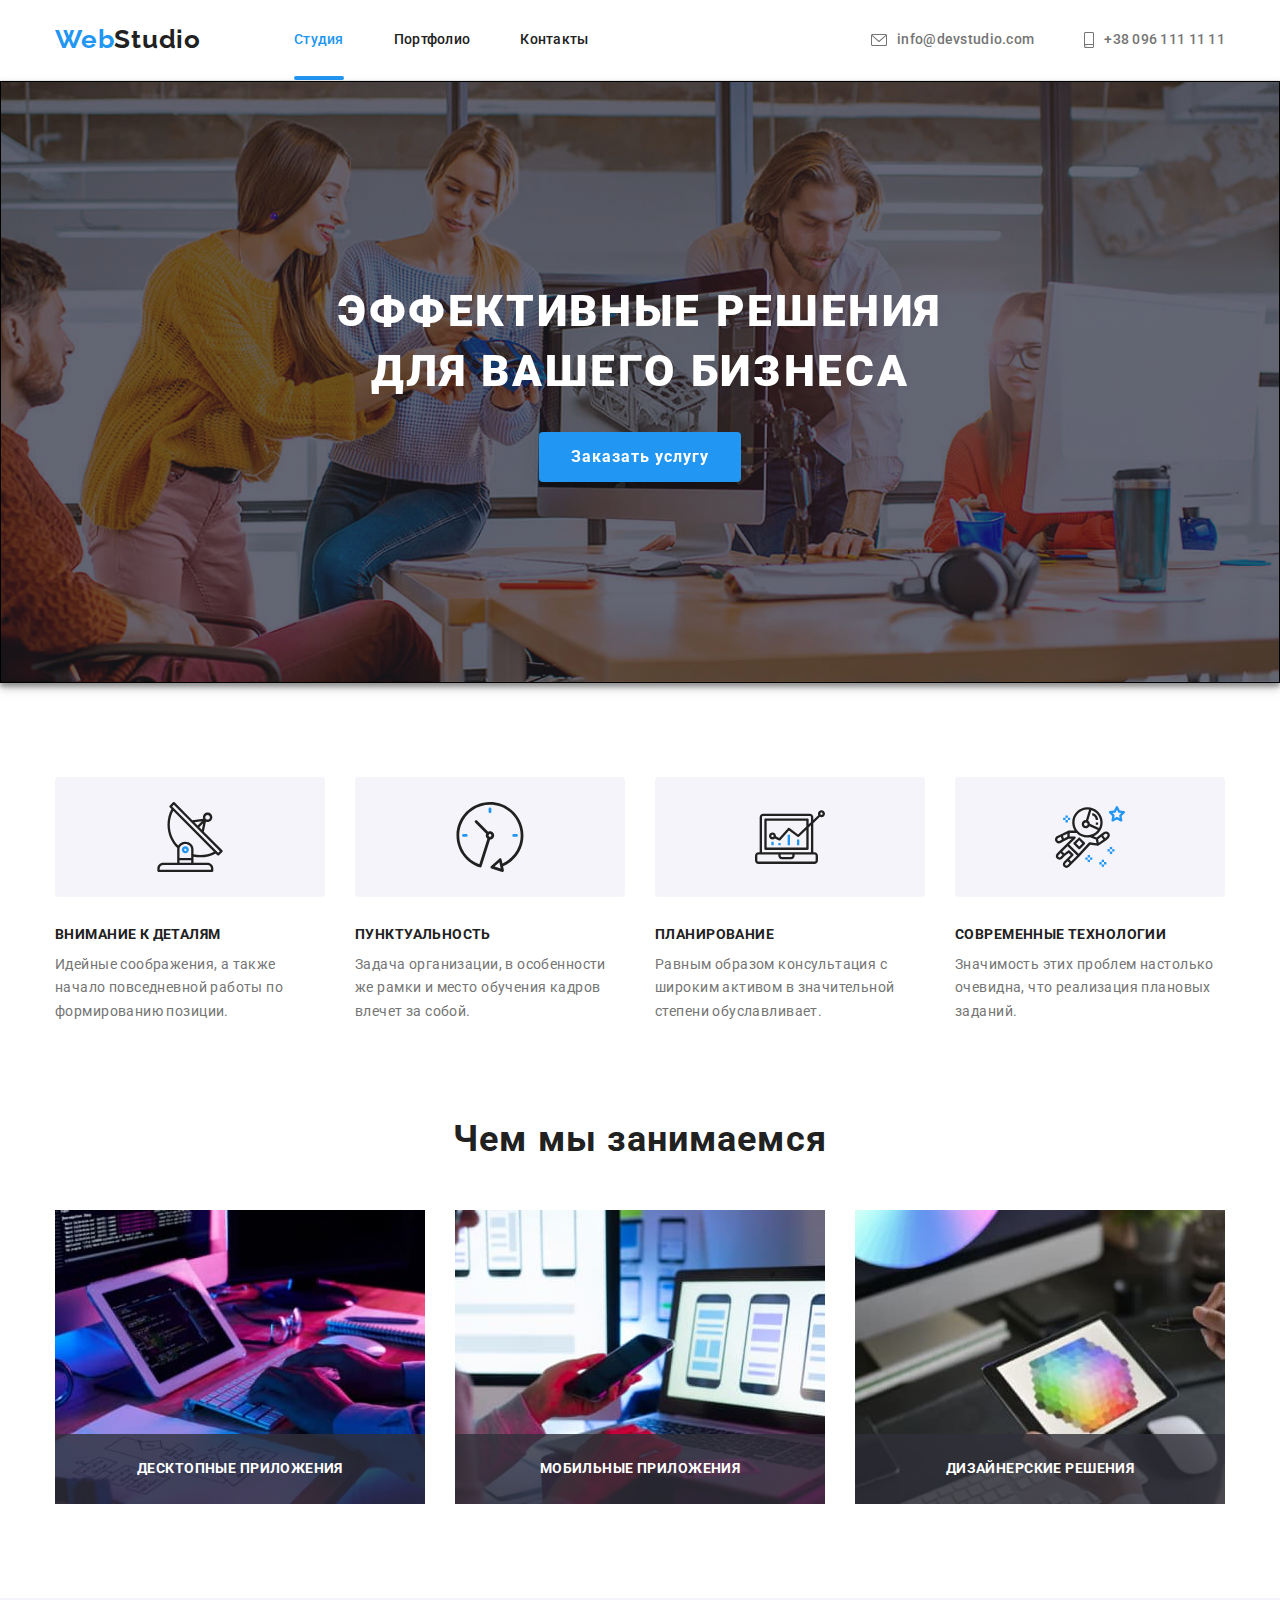
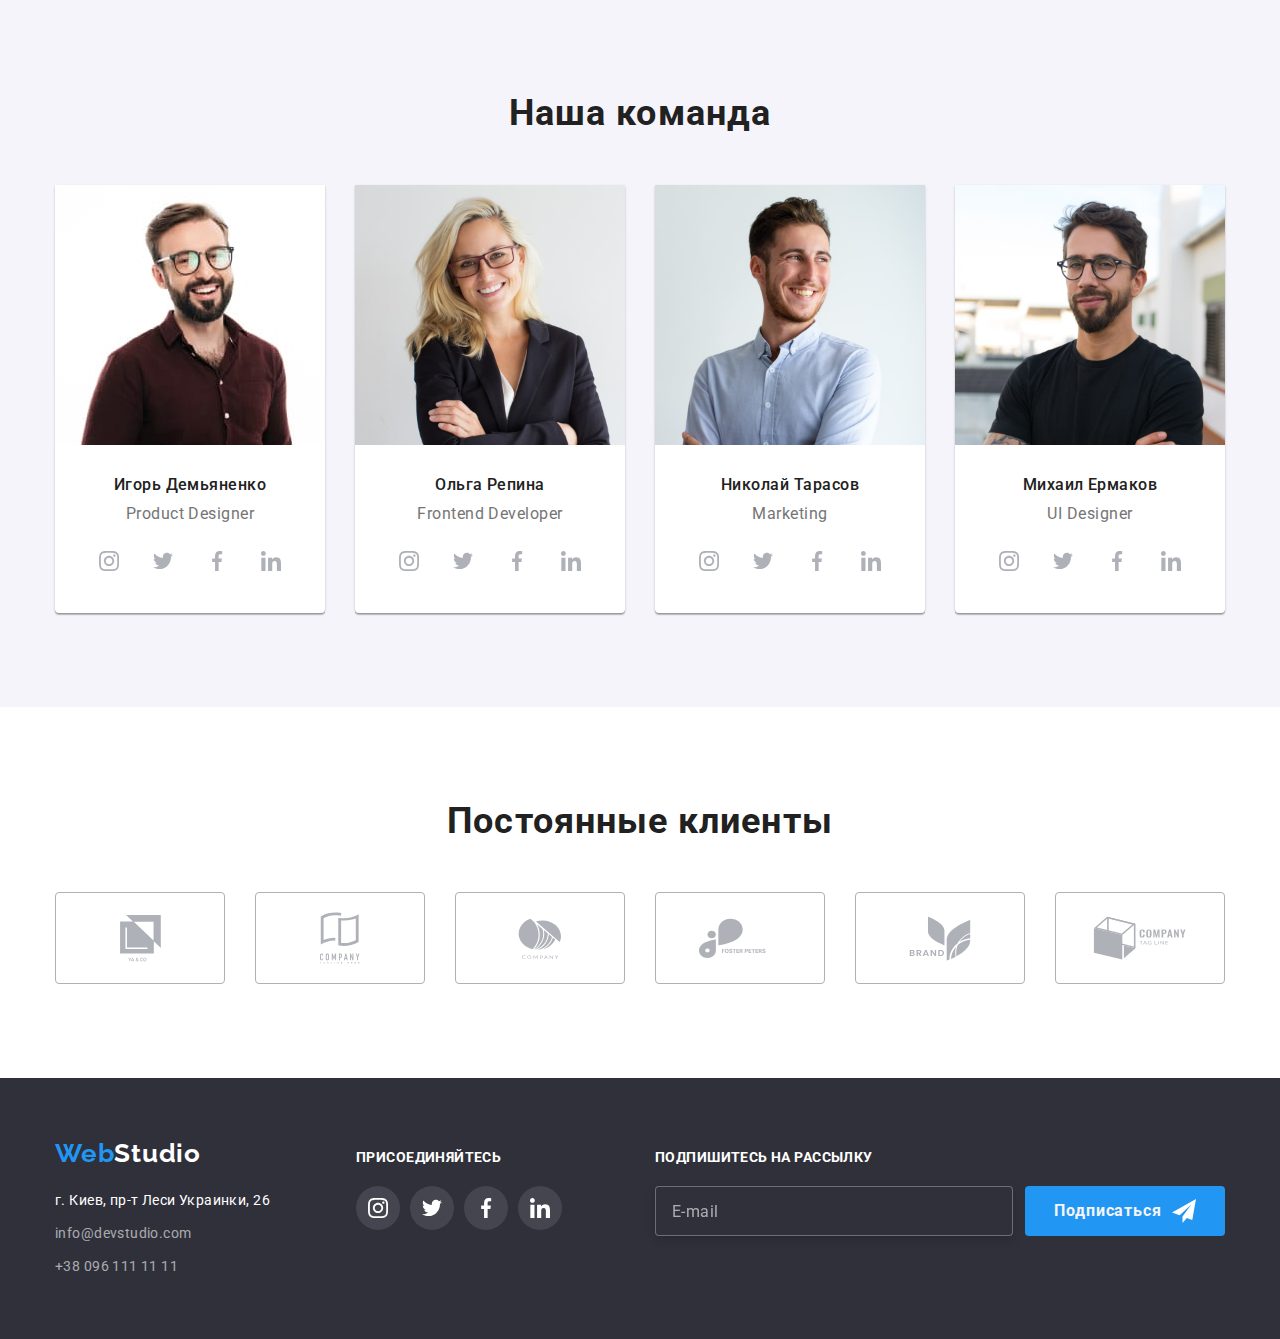
<file: index.html>
<!DOCTYPE html>
<html lang="ru">
  <head>
    <meta charset="UTF-8" />
    <meta http-equiv="X-UA-Compatible" content="IE=edge" />
    <meta name="viewport" content="width=device-width, initial-scale=1.0" />
    <title>WebStudio</title>
    <link rel="preconnect" href="https://fonts.gstatic.com" />
    <link
      href="https://fonts.googleapis.com/css2?family=Raleway:wght@700&family=Roboto:wght@400;500;700;900&display=swap"
      rel="stylesheet"
    />
    <link
      rel="stylesheet"
      href="https://cdnjs.cloudflare.com/ajax/libs/modern-normalize/1.0.0/modern-normalize.min.css"
    />
    <link rel="stylesheet" href="./css/main.min.css" />
    <script src="./js/jquery-3.6.0.min.js"></script>
  </head>
  <body>
    <!-- header -->
    <header class="page-header">
      <div class="container page-header__container">
        <a href="./index.html" class="logo">Web<span class="header-logo">Studio</span></a>
        <nav class="page-nav">
          <ul class="page-nav__list list">
            <li class="page-nav__item">
              <a href="./index.html" class="current-page page-nav__link link">Студия</a>
            </li>
            <li class="page-nav__item">
              <a href="./portfolio.html" class="page-nav__link link">Портфолио</a>
            </li>
            <li class="page-nav__item" id="anchor"><a href="#contacts" class="page-nav__link link">Контакты</a></li>
          </ul>
        </nav>
        <ul class="header-contacts list">
          <li class="header-contacts__item">
            <a href="mailto:info@devstudio.com" class="header-contacts__link link">
              <svg class="envelope-icon">
                <use href="./images/icons.svg#icon-envelope"></use>
              </svg>
              info@devstudio.com
            </a>
          </li>
          <li class="header-contacts__item">
            <a href="tel:+380961111111" class="header-contacts__link link">
              <svg class="smartphone-icon">
                <use href="./images/icons.svg#icon-smartphone"></use>
              </svg>
              +38 096 111 11 11
            </a>
          </li>
        </ul>
      </div>
    </header>
    <!-- header -->
    <main>
      <!-- HERO section -->
      <section class="hero section">
        <div class="container hero__container">
          <h1 class="hero__title">Эффективные решения для вашего бизнеса</h1>
          <button data-modal-open type="button" class="button hero__button">Заказать услугу</button>
        </div>
      </section>
      <!-- HERO section -->

      <!-- advantages section -->
      <section class="advantages section">
        <div class="container advantages__container">
          <h2 class="hidden">Преимущества</h2>
          <ul class="advantages__list list">
            <li class="advantages__item">
              <div class="advantages__svg-background">
                <svg class="antenna-icon">
                  <use href="./images/icons.svg#icon-antenna"></use>
                </svg>
              </div>
              <h3 class="advantages__title title">Внимание к деталям</h3>
              <p class="advantages__text text">
                Идейные соображения, а также начало повседневной работы по формированию позиции.
              </p>
            </li>
            <li class="advantages__item">
              <div class="advantages__svg-background">
                <svg class="clock-icon">
                  <use href="./images/icons.svg#icon-clock"></use>
                </svg>
              </div>
              <h3 class="advantages__title title">Пунктуальность</h3>
              <p class="advantages__text text">
                Задача организации, в особенности же рамки и место обучения кадров влечет за собой.
              </p>
            </li>
            <li class="advantages__item">
              <div class="advantages__svg-background">
                <svg class="diagram-icon">
                  <use href="./images/icons.svg#icon-diagram"></use>
                </svg>
              </div>
              <h3 class="advantages__title title">Планирование</h3>
              <p class="advantages__text text">
                Равным образом консультация с широким активом в значительной степени обуславливает.
              </p>
            </li>
            <li class="advantages__item">
              <div class="advantages__svg-background">
                <svg class="astronaut-icon">
                  <use href="./images/icons.svg#icon-astronaut"></use>
                </svg>
              </div>
              <h3 class="advantages__title title">Современные технологии</h3>
              <p class="advantages__text text">
                Значимость этих проблем настолько очевидна, что реализация плановых заданий.
              </p>
            </li>
          </ul>
        </div>
      </section>
      <!-- advantages section -->

      <!-- what are we doing section -->
      <section class="wawd section">
        <div class="container">
          <h2 class="wawd__title title">Чем мы занимаемся</h2>
          <ul class="wawd__list list">
            <li class="wawd__item">
              <div class="wawd-img__container">
                <img
                  src="./images/layout.jpg"
                  alt="Разрабатываем макет"
                  width="370"
                  class="image"
                />
                <p class="wawd__text text">Десктопные приложения</p>
              </div>
            </li>
            <li class="wawd__item">
              <div class="wawd-img__container">
                <img src="./images/layout1.jpg" alt="Адаптируем макет" width="370" class="image" />
                <p class="wawd__text text">Мобильные приложения</p>
              </div>
            </li>
            <li class="wawd__item">
              <div class="wawd-img__container">
                <img src="./images/layout2.jpg" alt="Рисуем макет" width="370" class="image" />
                <p class="wawd__text text">Дизайнерские решения</p>
              </div>
            </li>
          </ul>
        </div>
      </section>
      <!-- what are we doing section -->

      <!-- our team section -->
      <section class="our-team section">
        <div class="container">
          <h2 class="our-team__title title">Наша команда</h2>
          <ul class="our-team__list list">
            <li class="our-team__item">
              <img
                src="./images/ihor.jpg"
                alt="Член команды, Product Designer"
                width="270"
                class="img-team image"
              />

              <div class="our-team__container">
                <h3 class="our-team__title--second title">Игорь Демьяненко</h3>
                <p class="our-team__text text">Product Designer</p>
                <ul class="social-media list">
                  <li class="social-media__item">
                    <a href="" class="social-media__link link icon-container">
                      <svg class="social-media__icon svg--transition">
                        <use href="./images/icons.svg#icon-instagram"></use>
                      </svg>
                    </a>
                  </li>
                  <li class="social-media__item">
                    <a href="" class="social-media__link link icon-container">
                      <svg class="social-media__icon svg--transition">
                        <use href="./images/icons.svg#icon-twitter"></use>
                      </svg>
                    </a>
                  </li>
                  <li class="social-media__item">
                    <a href="" class="social-media__link link icon-container">
                      <svg class="social-media__icon svg--transition">
                        <use href="./images/icons.svg#icon-facebook"></use>
                      </svg>
                    </a>
                  </li>
                  <li class="social-media__item">
                    <a href="" class="social-media__link link icon-container">
                      <svg class="social-media__icon svg--transition">
                        <use href="./images/icons.svg#icon-linkedin"></use>
                      </svg>
                    </a>
                  </li>
                </ul>
              </div>
            </li>
            <li class="our-team__item">
              <img
                src="./images/olga.jpg"
                alt="Член команды, FrontEnd Developer"
                width="270"
                class="img-team image"
              />

              <div class="our-team__container">
                <h3 class="our-team__title--second title">Ольга Репина</h3>
                <p class="our-team__text text">Frontend Developer</p>
                <ul class="social-media list">
                  <li class="social-media__item">
                    <a href="" class="social-media__link link icon-container">
                      <svg class="social-media__icon svg--transition">
                        <use href="./images/icons.svg#icon-instagram"></use>
                      </svg>
                    </a>
                  </li>
                  <li class="social-media__item">
                    <a href="" class="social-media__link link icon-container">
                      <svg class="social-media__icon svg--transition">
                        <use href="./images/icons.svg#icon-twitter"></use>
                      </svg>
                    </a>
                  </li>
                  <li class="social-media__item">
                    <a href="" class="social-media__link link icon-container">
                      <svg class="social-media__icon svg--transition">
                        <use href="./images/icons.svg#icon-facebook"></use>
                      </svg>
                    </a>
                  </li>
                  <li class="social-media__item">
                    <a href="" class="social-media__link link icon-container">
                      <svg class="social-media__icon svg--transition">
                        <use href="./images/icons.svg#icon-linkedin"></use>
                      </svg>
                    </a>
                  </li>
                </ul>
              </div>
            </li>
            <li class="our-team__item">
              <img
                src="./images/nikolay.jpg"
                alt="Член команды, Marketing"
                width="270"
                class="img-team image"
              />

              <div class="our-team__container">
                <h3 class="our-team__title--second title">Николай Тарасов</h3>
                <p class="our-team__text text">Marketing</p>
                <ul class="social-media list">
                  <li class="social-media__item">
                    <a href="" class="social-media__link link icon-container">
                      <svg class="social-media__icon svg--transition">
                        <use href="./images/icons.svg#icon-instagram"></use>
                      </svg>
                    </a>
                  </li>
                  <li class="social-media__item">
                    <a href="" class="social-media__link link icon-container">
                      <svg class="social-media__icon svg--transition">
                        <use href="./images/icons.svg#icon-twitter"></use>
                      </svg>
                    </a>
                  </li>
                  <li class="social-media__item">
                    <a href="" class="social-media__link link icon-container">
                      <svg class="social-media__icon svg--transition">
                        <use href="./images/icons.svg#icon-facebook"></use>
                      </svg>
                    </a>
                  </li>
                  <li class="social-media__item">
                    <a href="" class="social-media__link link icon-container">
                      <svg class="social-media__icon svg--transition">
                        <use href="./images/icons.svg#icon-linkedin"></use>
                      </svg>
                    </a>
                  </li>
                </ul>
              </div>
            </li>
            <li class="our-team__item">
              <img
                src="./images/michael.jpg"
                alt="Член команды, UI Designer"
                width="270"
                class="img-team image"
              />

              <div class="our-team__container">
                <h3 class="our-team__title--second title">Михаил Ермаков</h3>
                <p class="our-team__text text">UI Designer</p>
                <ul class="social-media list">
                  <li class="social-media__item">
                    <a href="" class="social-media__link link icon-container">
                      <svg class="social-media__icon svg--transition">
                        <use href="./images/icons.svg#icon-instagram"></use>
                      </svg>
                    </a>
                  </li>
                  <li class="social-media__item">
                    <a href="" class="social-media__link link icon-container">
                      <svg class="social-media__icon svg--transition">
                        <use href="./images/icons.svg#icon-twitter"></use>
                      </svg>
                    </a>
                  </li>
                  <li class="social-media__item">
                    <a href="" class="social-media__link link icon-container">
                      <svg class="social-media__icon svg--transition">
                        <use href="./images/icons.svg#icon-facebook"></use>
                      </svg>
                    </a>
                  </li>
                  <li class="social-media__item">
                    <a href="" class="social-media__link link icon-container">
                      <svg class="social-media__icon svg--transition">
                        <use href="./images/icons.svg#icon-linkedin"></use>
                      </svg>
                    </a>
                  </li>
                </ul>
              </div>
            </li>
          </ul>
        </div>
      </section>
      <!-- our team section -->

      <!-- clients section -->
      <section class="clients section">
        <div class="clients__container container">
          <h2 class="clients__title title">Постоянные клиенты</h2>
          <ul class="clients__list list">
            <li class="clients__item">
              <a href="" class="clients__link client__container link">
                <svg class="client-icon client1 svg--transition">
                  <use href="./images/icons.svg#icon-client1"></use>
                </svg>
              </a>
            </li>
            <li class="clients__item">
              <a href="" class="clients__link client__container link">
                <svg class="client-icon client2 svg--transition">
                  <use href="./images/icons.svg#icon-client2"></use>
                </svg>
              </a>
            </li>
            <li class="clients__item">
              <a href="" class="clients__link client__container link">
                <svg class="client-icon client3 svg--transition">
                  <use href="./images/icons.svg#icon-client3"></use>
                </svg>
              </a>
            </li>
            <li class="clients__item">
              <a href="" class="clients__link client__container link">
                <svg class="client-icon client4 svg--transition">
                  <use href="./images/icons.svg#icon-client4"></use>
                </svg>
              </a>
            </li>
            <li class="clients__item">
              <a href="" class="clients__link client__container link">
                <svg class="client-icon client5 svg--transition">
                  <use href="./images/icons.svg#icon-client5"></use>
                </svg>
              </a>
            </li>
            <li class="clients__item">
              <a href="" class="clients__link client__container link">
                <svg class="client-icon client6 svg--transition">
                  <use href="./images/icons.svg#icon-client6"></use>
                </svg>
              </a>
            </li>
          </ul>
        </div>
      </section>
      <!-- clients section -->
    
    </main>
    <!-- footer -->
    <footer class="page-footer">
      <div class="container footer-container">
        <div class="address-container">
          <a href="./index.html" class="logo">Web<span class="footer-logo">Studio</span></a>
          <address class="address" id="contacts">
            <p class="address__text text">г. Киев, пр-т Леси Украинки, 26</p>
            <ul class="address__list list">
              <li class="address__item">
                <a href="mailto:info@devstudio.com" class="address__link link">info@devstudio.com</a>
              </li>
              <li class="address__item">
                <a href="tel:+380961111111" class="address__link link">+38 096 111 11 11</a>
              </li>
            </ul>
          </address>
        </div>
        <div class="sm__container">
          <section class="sm section">
            <h2 class="sm__title">Наши социальные сети</h2>
            <p class="sm__text text">присоединяйтесь</p>
            <ul class="sm__list list">
              <li class="sm__item">
                <a href="" class="sm__link link">
                  <svg class="social-media-icon">
                    <use href="./images/icons.svg#icon-instagram"></use>
                  </svg>
                </a>
              </li>
              <li class="sm__item">
                <a href="" class="sm__link link">
                  <svg class="social-media-icon">
                    <use href="./images/icons.svg#icon-twitter"></use>
                  </svg>
                </a>
              </li>
              <li class="sm__item">
                <a href="" class="sm__link link">
                  <svg class="social-media-icon">
                    <use href="./images/icons.svg#icon-facebook"></use>
                  </svg>
                </a>
              </li>
              <li class="sm__item">
                <a href="" class="sm__link link">
                  <svg class="social-media-icon">
                    <use href="./images/icons.svg#icon-linkedin"></use>
                  </svg>
                </a>
              </li>
            </ul>
          </section>
        </div>
        <div class="mailing__container">
          <form name="mailing" class="mailing">
            <label for="subscribe-on-mailing" class="mailing__label text">Подпишитесь на рассылку</label>
            <div class="mailing__input--container">
            <input type="email" id="subscribe-on-mailing" name="email" placeholder="E-mail" class="email-input-area">
            <button type="submit" class="mailing__button button">Подписаться 
              <svg class="icon-send">
              <use href="./images/icons.svg#icon-send"></use>
            </svg>
          </button>
            </div>
          </form>
        </div>
      </div>
    </footer>
    <!-- footer -->
    <div class="backdrop is-hidden" data-modal>
      <div class="modal">
        <button type="button" class="close-button" data-modal-close>
          <svg class="close-icon">
            <use href="./images/icons.svg#icon-close"></use>
          </svg>
        </button>
        <div class="feedback__container">
          <form name="feedback" class="feedback">
            <b class="feedback__text">Оставьте свои данные, мы вам перезвоним</b>
            <div class="feedback__field">
              <label for="name" class="feedback__label text">Имя</label>
              <input type="text" id="name" name="name" class="feedback__input">
              <svg class="input-icon">
                <use href="./images/icons.svg#icon-name-input"></use>
              </svg>
            </div>
            <div class="feedback__field">
              <label for="tel" class="feedback__label text">Телефон</label>
              <input type="tel" id="tel" name="tel" class="feedback__input">
              <svg class="input-icon">
                <use href="./images/icons.svg#icon-tel-input"></use>
              </svg>
            </div>
            <div class="feedback__field">
              <label for="email" class="feedback__label text">Почта</label>
              <input type="email" id="email" name="email" class="feedback__input">
              <svg class="input-icon">
                <use href="./images/icons.svg#icon-mail-input"></use>
              </svg>
            </div>
            <div class="feedback__field comment-container">
              <label for="comment" class="feedback__label text">Комментарий</label>
              <textarea name="comment" id="comment" class="feedback__textarea"></textarea>
            </div>
            <div class="feedback__field use-policy">
              <label class="use-policy__text">
                <input type="checkbox" value="agree" name="terms-of-use" class="use-policy__checkbox">
                    <svg class="checkbox-icon">
                      <use href="./images/icons.svg#icon-check"></use>
                    </svg>
                  Соглашаюсь с рассылкой и принимаю 
                <a href="" class="use-policy__link">Условия договора</a>
              </label>
            </div>
            <button type="submit" class="use-policy__button button">Отправить</button>
          </form>
        </div>
      </div>
    </div>
    <script src="./js/modal.js"></script>
    <script src="./js/scroll.js"></script>
  </body>
</html>
</file>
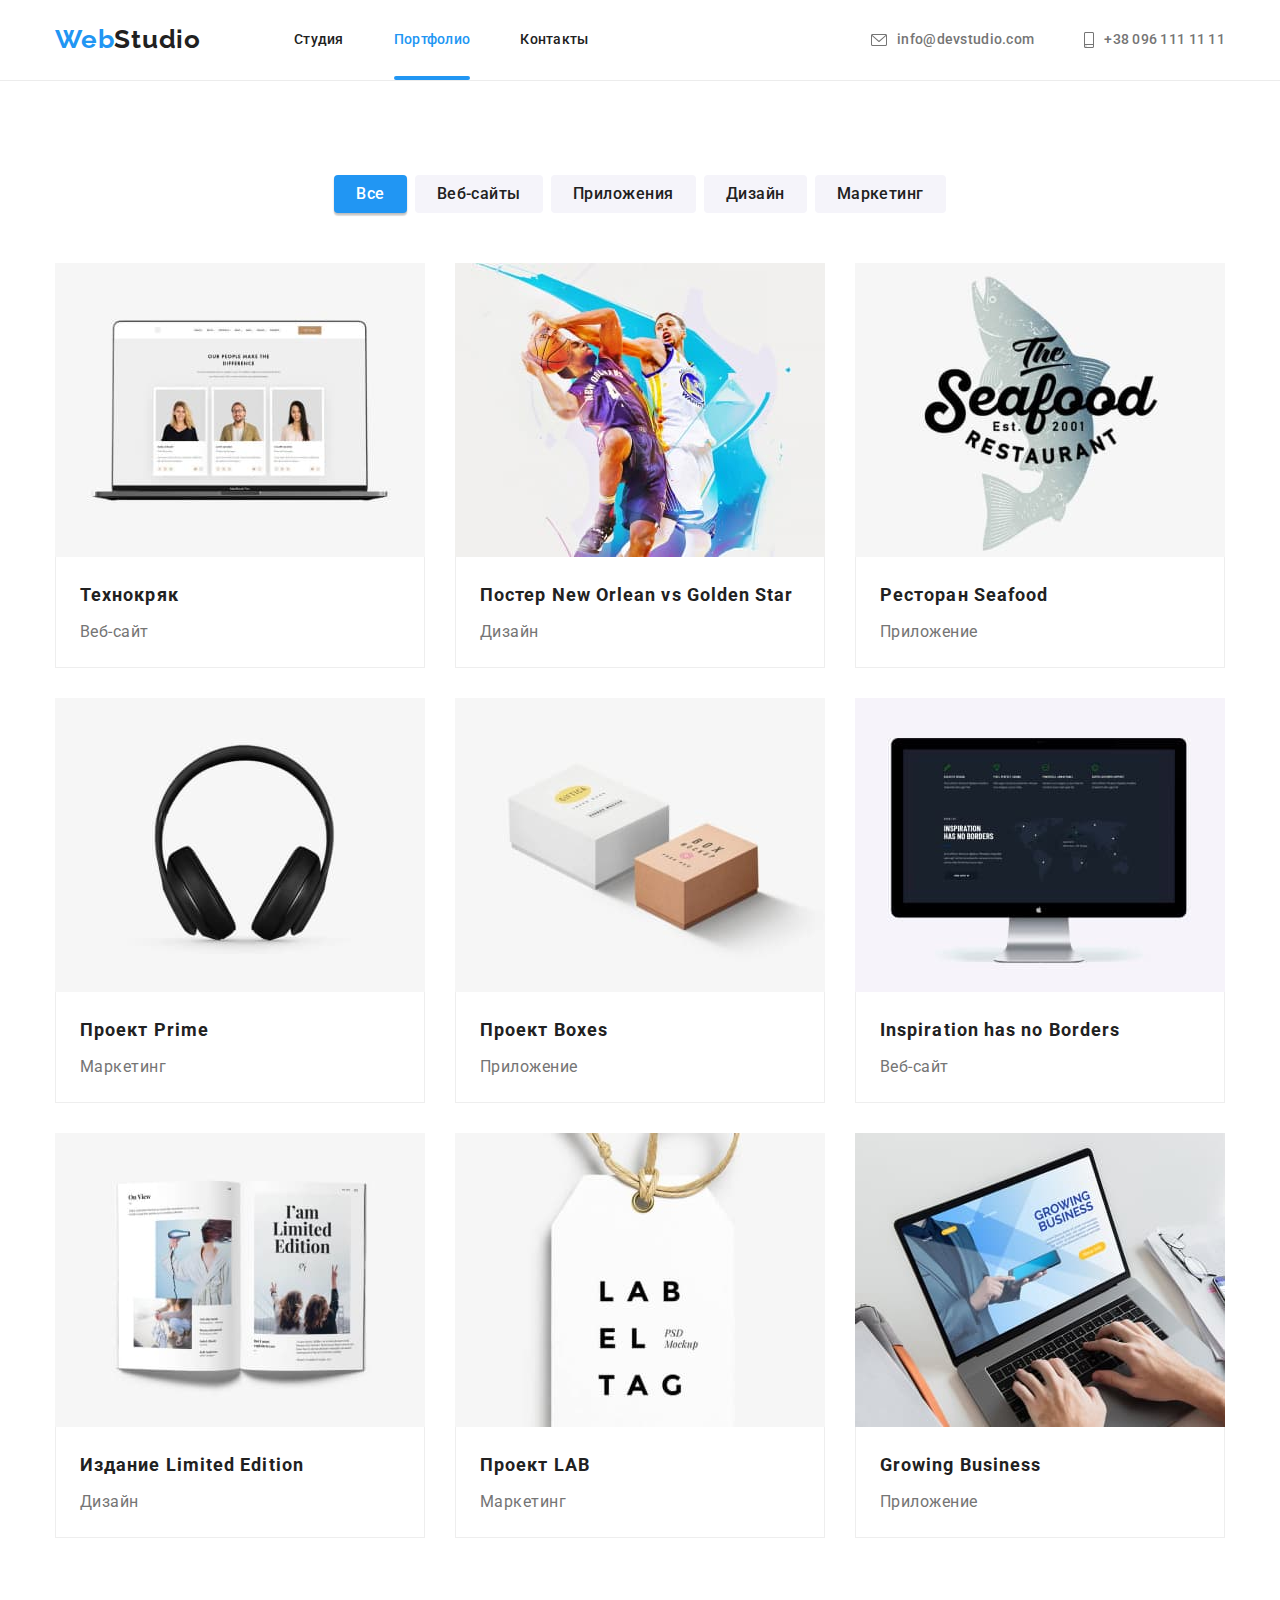
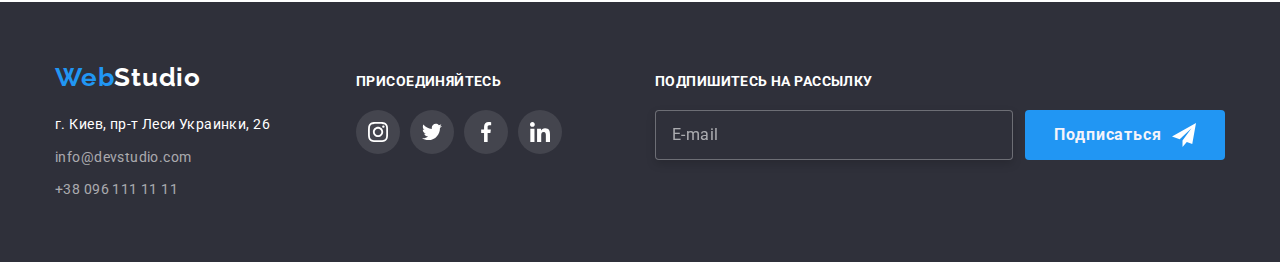
<file: portfolio.html>
<!DOCTYPE html>
<html lang="ru">
  <head>
    <meta charset="UTF-8" />
    <meta http-equiv="X-UA-Compatible" content="IE=edge" />
    <meta name="viewport" content="width=device-width, initial-scale=1.0" />
    <title>WebStudio</title>
    <link rel="preconnect" href="https://fonts.gstatic.com" />
    <link
      href="https://fonts.googleapis.com/css2?family=Raleway:wght@700&family=Roboto:wght@400;500;700;900&display=swap"
      rel="stylesheet"
    />
    <link
      rel="stylesheet"
      href="https://cdnjs.cloudflare.com/ajax/libs/modern-normalize/1.0.0/modern-normalize.min.css"
    />
    <link rel="stylesheet" href="./css/main.min.css" />
    <script src="./js/jquery-3.6.0.min.js"></script>
  </head>
  <body>
    <!-- header -->
    <header class="page-header">
      <div class="container page-header__container">
        <a href="./index.html" class="logo">Web<span class="header-logo">Studio</span></a>
        <nav class="page-nav">
          <ul class="page-nav__list list">
            <li class="page-nav__item">
              <a href="./index.html" class="page-nav__link link">Студия</a>
            </li>
            <li class="page-nav__item">
              <a href="./portfolio.html" class="current-page page-nav__link link">Портфолио</a>
            </li>
            <li class="page-nav__item" id="anchor"><a href="#contacts" class="page-nav__link link">Контакты</a></li>
          </ul>
        </nav>
        <ul class="header-contacts list">
          <li class="header-contacts__item">
            <a href="mailto:info@devstudio.com" class="header-contacts__link link">
              <svg class="envelope-icon">
                <use href="./images/icons.svg#icon-envelope"></use>
              </svg>
              info@devstudio.com
            </a>
          </li>
          <li class="header-contacts__item">
            <a href="tel:+380961111111" class="header-contacts__link link">
              <svg class="smartphone-icon">
                <use href="./images/icons.svg#icon-smartphone"></use>
              </svg>
              +38 096 111 11 11
            </a>
          </li>
        </ul>
      </div>
    </header>
    <!-- header -->
    <main>
      <!-- portfolio section -->
      <section class="portfolio section">
        <div class="container portfolio__container">
          <h1 class="hidden">Наше Портфолио</h1>
          <!-- filter buttons -->
          <ul class="filter list">
            <li class="filter__item">
              <button type="button" class="button current-button">Все</button>
            </li>
            <li class="filter__item">
              <button type="button" class="button">Веб-сайты</button>
            </li>
            <li class="filter__item">
              <button type="button" class="button">Приложения</button>
            </li>
            <li class="filter__item">
              <button type="button" class="button">Дизайн</button>
            </li>
            <li class="filter__item">
              <button type="button" class="button">Маркетинг</button>
            </li>
          </ul>
          <!-- filter buttons -->

          <!-- portfolio list -->
          <ul class="portfolio__list list">
            <li class="portfolio__item">
              <a href="" class="portfolio__link link">
                <div class="portfolio__wrapper">
                  <div class="portfolio__img-container">
                    <img
                      src="./images/technokryak.jpg"
                      alt="Веб-сайт"
                      width="370"
                      class="img-portfolio image"
                    />
                    <div class="portfolio__img-overlay">
                      <p class="portfolio__text--non-hovered text">
                        Технокряк это современная площадка распространения коронавируса. Компании
                        используют эту платформу для цифрового шпионажа и атак на защищённые сервера
                        конкурентов.
                      </p>
                    </div>
                  </div>
                  <div class="portfolio__text-wrapper">
                    <h2 class="portfolio__title title">Технокряк</h2>
                    <p class="portfolio__text text">Веб-сайт</p>
                  </div>
                </div>
              </a>
            </li>
            <li class="portfolio__item">
              <a href="" class="portfolio__link link">
                <div class="portfolio__wrapper">
                  <div class="portfolio__img-container">
                    <img
                      src="./images/design.jpg"
                      alt="Дизайн"
                      width="370"
                      class="img-portfolio image"
                    />
                    <div class="portfolio__img-overlay">
                      <p class="portfolio__text--non-hovered text">
                        Технокряк это современная площадка распространения коронавируса. Компании
                        используют эту платформу для цифрового шпионажа и атак на защищённые сервера
                        конкурентов.
                      </p>
                    </div>
                  </div>
                  <div class="portfolio__text-wrapper">
                    <h2 class="portfolio__title title">Постер New Orlean vs Golden Star</h2>
                    <p class="portfolio__text text">Дизайн</p>
                  </div>
                </div>
              </a>
            </li>
            <li class="portfolio__item">
              <a href="" class="portfolio__link link">
                <div class="portfolio__wrapper">
                  <div class="portfolio__img-container">
                    <img
                      src="./images/app.jpg"
                      alt="Приложение"
                      width="370"
                      class="img-portfolio image"
                    />
                    <div class="portfolio__img-overlay">
                      <p class="portfolio__text--non-hovered text">
                        Технокряк это современная площадка распространения коронавируса. Компании
                        используют эту платформу для цифрового шпионажа и атак на защищённые сервера
                        конкурентов.
                      </p>
                    </div>
                  </div>
                  <div class="portfolio__text-wrapper">
                    <h2 class="portfolio__title title">Ресторан Seafood</h2>
                    <p class="portfolio__text text">Приложение</p>
                  </div>
                </div>
              </a>
            </li>
            <li class="portfolio__item">
              <a href="" class="portfolio__link link">
                <div class="portfolio__wrapper">
                  <div class="portfolio__img-container">
                    <img
                      src="./images/marketing.jpg"
                      alt="Маркетинг"
                      width="370"
                      class="img-portfolio image"
                    />
                    <div class="portfolio__img-overlay">
                      <p class="portfolio__text--non-hovered text">
                        Технокряк это современная площадка распространения коронавируса. Компании
                        используют эту платформу для цифрового шпионажа и атак на защищённые сервера
                        конкурентов.
                      </p>
                    </div>
                  </div>
                  <div class="portfolio__text-wrapper">
                    <h2 class="portfolio__title title">Проект Prime</h2>
                    <p class="portfolio__text text">Маркетинг</p>
                  </div>
                </div>
              </a>
            </li>
            <li class="portfolio__item">
              <a href="" class="portfolio__link link">
                <div class="portfolio__wrapper">
                  <div class="portfolio__img-container">
                    <img
                      src="./images/app-boxes.jpg"
                      alt="Приложение"
                      width="370"
                      class="img-portfolio image"
                    />
                    <div class="portfolio__img-overlay">
                      <p class="portfolio__text--non-hovered text">
                        Технокряк это современная площадка распространения коронавируса. Компании
                        используют эту платформу для цифрового шпионажа и атак на защищённые сервера
                        конкурентов.
                      </p>
                    </div>
                  </div>
                  <div class="portfolio__text-wrapper">
                    <h2 class="portfolio__title title">Проект Boxes</h2>
                    <p class="portfolio__text text">Приложение</p>
                  </div>
                </div>
              </a>
            </li>
            <li class="portfolio__item">
              <a href="" class="portfolio__link link">
                <div class="portfolio__wrapper">
                  <div class="portfolio__img-container">
                    <img
                      src="./images/website.jpg"
                      alt="Веб-сайт"
                      width="370"
                      class="img-portfolio image"
                    />
                    <div class="portfolio__img-overlay">
                      <p class="portfolio__text--non-hovered text">
                        Технокряк это современная площадка распространения коронавируса. Компании
                        используют эту платформу для цифрового шпионажа и атак на защищённые сервера
                        конкурентов.
                      </p>
                    </div>
                  </div>
                  <div class="portfolio__text-wrapper">
                    <h2 class="portfolio__title title">Inspiration has no Borders</h2>
                    <p class="portfolio__text text">Веб-сайт</p>
                  </div>
                </div>
              </a>
            </li>
            <li class="portfolio__item">
              <a href="" class="portfolio__link link">
                <div class="portfolio__wrapper">
                  <div class="portfolio__img-container">
                    <img
                      src="./images/design-limited.jpg"
                      alt="Дизайн"
                      width="370"
                      class="img-portfolio image"
                    />
                    <div class="portfolio__img-overlay">
                      <p class="portfolio__text--non-hovered text">
                        Технокряк это современная площадка распространения коронавируса. Компании
                        используют эту платформу для цифрового шпионажа и атак на защищённые сервера
                        конкурентов.
                      </p>
                    </div>
                  </div>
                  <div class="portfolio__text-wrapper">
                    <h2 class="portfolio__title title">Издание Limited Edition</h2>
                    <p class="portfolio__text text">Дизайн</p>
                  </div>
                </div>
              </a>
            </li>
            <li class="portfolio__item">
              <a href="" class="portfolio__link link">
                <div class="portfolio__wrapper">
                  <div class="portfolio__img-container">
                    <img
                      src="./images/marketing-lab.jpg"
                      alt="Маркетинг"
                      width="370"
                      class="img-portfolio image"
                    />
                    <div class="portfolio__img-overlay">
                      <p class="portfolio__text--non-hovered text">
                        Технокряк это современная площадка распространения коронавируса. Компании
                        используют эту платформу для цифрового шпионажа и атак на защищённые сервера
                        конкурентов.
                      </p>
                    </div>
                  </div>
                  <div class="portfolio__text-wrapper">
                    <h2 class="portfolio__title title">Проект LAB</h2>
                    <p class="portfolio__text text">Маркетинг</p>
                  </div>
                </div>
              </a>
            </li>
            <li class="portfolio__item">
              <a href="" class="portfolio__link link">
                <div class="portfolio__wrapper">
                  <div class="portfolio__img-container">
                    <img
                      src="./images/app-buisness.jpg"
                      alt="Приложение"
                      width="370"
                      class="img-portfolio image"
                    />
                    <div class="portfolio__img-overlay">
                      <p class="portfolio__text--non-hovered text">
                        Технокряк это современная площадка распространения коронавируса. Компании
                        используют эту платформу для цифрового шпионажа и атак на защищённые сервера
                        конкурентов.
                      </p>
                    </div>
                  </div>
                  <div class="portfolio__text-wrapper">
                    <h2 class="portfolio__title title">Growing Business</h2>
                    <p class="portfolio__text text">Приложение</p>
                  </div>
                </div>
              </a>
            </li>
          </ul>
          <!-- portfolio list -->
        </div>
      </section>
      <!-- portfolio section -->
    </main>
    <!-- footer -->
    <footer class="page-footer">
      <div class="container footer-container">
        <div class="address-container">
          <a href="./index.html" class="logo">Web<span class="footer-logo">Studio</span></a>
          <address class="address" id="contacts">
            <p class="address__text text">г. Киев, пр-т Леси Украинки, 26</p>
            <ul class="address__list list">
              <li class="address__item">
                <a href="mailto:info@devstudio.com" class="address__link link">info@devstudio.com</a>
              </li>
              <li class="address__item">
                <a href="tel:+380961111111" class="address__link link">+38 096 111 11 11</a>
              </li>
            </ul>
          </address>
        </div>
        <div class="sm__container">
          <section class="sm section">
            <h2 class="sm__title">Наши социальные сети</h2>
            <p class="sm__text text">присоединяйтесь</p>
            <ul class="sm__list list">
              <li class="sm__item">
                <a href="" class="sm__link link">
                  <svg class="social-media-icon">
                    <use href="./images/icons.svg#icon-instagram"></use>
                  </svg>
                </a>
              </li>
              <li class="sm__item">
                <a href="" class="sm__link link">
                  <svg class="social-media-icon">
                    <use href="./images/icons.svg#icon-twitter"></use>
                  </svg>
                </a>
              </li>
              <li class="sm__item">
                <a href="" class="sm__link link">
                  <svg class="social-media-icon">
                    <use href="./images/icons.svg#icon-facebook"></use>
                  </svg>
                </a>
              </li>
              <li class="sm__item">
                <a href="" class="sm__link link">
                  <svg class="social-media-icon">
                    <use href="./images/icons.svg#icon-linkedin"></use>
                  </svg>
                </a>
              </li>
            </ul>
          </section>
        </div>
        <div class="mailing__container">
          <form name="mailing" class="mailing">
            <label for="subscribe-on-mailing" class="mailing__label text">Подпишитесь на рассылку</label>
            <div class="mailing__input--container">
            <input type="email" id="subscribe-on-mailing" name="email" placeholder="E-mail" class="email-input-area">
            <button type="submit" class="mailing__button button">Подписаться 
              <svg class="icon-send">
              <use href="./images/icons.svg#icon-send"></use>
            </svg>
          </button>
            </div>
          </form>
        </div>
      </div>
    </footer>
    <!-- footer -->
    <script src="./js/scroll.js"></script>
  </body>
</html>
</file>
<file: css/main.min.css>
:root{--main-active-color: #2196f3;--background-color: #ffffff;--title-color: #212121;--hero-background-color: #2f303a;--text-color: #757575;--transparent-white-color: rgba(255, 255, 255, 0.6);--white-buttons-color: #f5f4fa;--header-border: #ececec;--portfolio-item-border: #eeeeee;--social-meadia-logo: #afb1b8;--wawd-text-color: rgba(47, 48, 58, 0.8);--card-overlay-color: rgba(33, 150, 243, 0.9);--backdrop-color: rgba(0, 0, 0, 0.2);--transition: cubic-bezier(0.4, 0, 0.2, 1);--close-border-color: rgba(0, 0, 0, 0.1);--form-input-border-color: rgba(33, 33, 33, 0.2)}body{background-color:var(--background-color);font-family:Roboto, sans-serif;font-style:normal}ul{margin:0;padding:0}.list{list-style:none}image{display:block;max-width:100%;height:auto}.image{display:block}.hidden{color:transparent;font-size:0px;line-height:0}.container{width:1200px;padding-left:15px;padding-right:15px;margin-left:auto;margin-right:auto}.section{padding-top:94px;padding-bottom:94px}.title{font-weight:700;font-size:14px;line-height:1.14;letter-spacing:0.03em;color:var(--title-color)}.text{font-weight:400;font-size:14px;line-height:1.71;letter-spacing:0.03em;color:var(--text-color)}.button{cursor:pointer;border:0px;font-weight:500;font-size:16px;line-height:1.62;text-align:center;letter-spacing:0.03em;white-space:nowrap;-webkit-transition:color 250ms var(--transition),background-color 250ms var(--transition),-webkit-box-shadow 250ms var(--transition);transition:color 250ms var(--transition),background-color 250ms var(--transition),-webkit-box-shadow 250ms var(--transition);transition:color 250ms var(--transition),background-color 250ms var(--transition),box-shadow 250ms var(--transition);transition:color 250ms var(--transition),background-color 250ms var(--transition),box-shadow 250ms var(--transition),-webkit-box-shadow 250ms var(--transition);color:var(--title-color);background-color:var(--white-buttons-color);padding:6px 22px;border-radius:4px}.button:hover,.button:focus{color:var(--background-color);background-color:var(--main-active-color)}.current-button{color:var(--background-color);background-color:var(--main-active-color)}.svg--transition{-webkit-transition:fill 250ms cubic-bezier(0.4, 0, 0.2, 1);transition:fill 250ms cubic-bezier(0.4, 0, 0.2, 1)}.link{text-decoration:none;color:var(--title-color)}.link:hover,.link:focus{color:var(--main-active-color)}.logo{color:var(--main-active-color);font-family:Raleway;font-weight:700;font-size:26px;line-height:1.19;letter-spacing:0.03em;text-decoration:none;padding-top:24px;padding-bottom:25px;margin-right:93px}.page-header{border-bottom:1px solid var(--header-border)}.page-header__container{display:-webkit-box;display:-ms-flexbox;display:flex;-webkit-box-align:center;-ms-flex-align:center;align-items:center}.header-logo{color:var(--title-color)}.page-nav{margin-right:auto}.page-nav__list{display:-webkit-box;display:-ms-flexbox;display:flex;padding:0;margin-top:0;margin-bottom:0}.page-nav__item:not(:last-child){margin-right:50px}.page-nav__link{font-weight:500;font-size:14px;line-height:1.14;letter-spacing:0.02em;-webkit-transition:color 250ms var(--transition);transition:color 250ms var(--transition);color:var(--title-color);display:block;padding-top:32px;padding-bottom:32px}.current-page.page-nav__link{color:var(--main-active-color)}.nav-anchor:focus{color:var(--title-color)}.current-page{position:relative}.current-page::after{content:'';position:absolute;border:2px solid var(--main-active-color);border-radius:2px;background-color:var(--main-active-color);bottom:0;left:0;width:100%}.header-contacts{display:-webkit-box;display:-ms-flexbox;display:flex;padding-left:0;margin-top:0;margin-bottom:0}.header-contacts__item:not(:last-child){margin-right:50px}.header-contacts__link{font-weight:500;font-size:14px;line-height:1.14;letter-spacing:0.02em;display:-webkit-box;display:-ms-flexbox;display:flex;-webkit-box-align:center;-ms-flex-align:center;align-items:center;-webkit-transition:color 250ms var(--transition);transition:color 250ms var(--transition);padding-top:32px;padding-bottom:32px;color:var(--text-color)}.envelope-icon{fill:currentColor;display:block;width:16px;height:12px;margin-right:10px}.smartphone-icon{fill:currentColor;width:10px;height:16px;margin-right:10px}.footer-container{display:-webkit-box;display:-ms-flexbox;display:flex;-webkit-box-align:baseline;-ms-flex-align:baseline;align-items:baseline}.footer-container .logo{display:block;padding-top:0;padding-bottom:0;margin-right:0;margin-bottom:20px}.address-container{width:231px;margin-right:70px}.page-footer{background-color:var(--hero-background-color);padding-top:60px;padding-bottom:60px}.footer-logo{color:var(--background-color)}.address__text{font-style:normal;color:var(--background-color);margin-top:0;margin-bottom:9px}.address__list{margin-top:0;margin-bottom:0;padding-left:0}.address__item:not(:last-child){margin-bottom:9px}.address__link{font-weight:400;font-style:normal;font-size:14px;line-height:1.71;letter-spacing:0.03em;-webkit-transition:color 250ms var(--transition);transition:color 250ms var(--transition);color:var(--transparent-white-color)}.address__list:last-child{display:block}.sm{padding-top:0;padding-bottom:0}.sm__container{width:206px;margin-right:93px}.sm__title{display:none}.sm__text{text-transform:uppercase;font-weight:700;font-size:14px;line-height:1.14;color:var(--background-color);margin-top:0;margin-bottom:20px}.sm__list{display:-webkit-box;display:-ms-flexbox;display:flex}.sm__item{margin-right:10px}.sm__link{display:-webkit-box;display:-ms-flexbox;display:flex;-webkit-box-pack:center;-ms-flex-pack:center;justify-content:center;-webkit-box-align:center;-ms-flex-align:center;align-items:center;-webkit-transition:background-color 250ms var(--transition);transition:background-color 250ms var(--transition);border-radius:50%;width:44px;height:44px;background:rgba(255,255,255,0.1)}.sm__link:hover,.sm__link:focus{background-color:var(--main-active-color)}.social-media-icon{width:20px;height:20px;fill:var(--background-color)}.mailing__label{display:block;cursor:pointer;text-transform:uppercase;font-weight:700;font-size:14px;color:var(--background-color);margin-top:0;line-height:1.14;margin-bottom:20px}.mailing__input--container{display:-webkit-box;display:-ms-flexbox;display:flex;-webkit-box-pack:center;-ms-flex-pack:center;justify-content:center;-webkit-box-align:center;-ms-flex-align:center;align-items:center}.mailing .email-input-area{width:358px;height:50px;padding-top:15px;padding-bottom:15px;padding-left:16px;margin-right:12px;cursor:pointer;font-weight:400;font-size:16px;line-height:1.25;letter-spacing:0.03em;color:var(--transparent-white-color);border:1px solid rgba(255,255,255,0.3);-webkit-filter:drop-shadow(0px 4px 4px rgba(0,0,0,0.15));filter:drop-shadow(0px 4px 4px rgba(0,0,0,0.15));border-radius:4px;background-color:var(--hero-background-color)}.mailing .email-input-area::-webkit-input-placeholder{font-weight:400;font-size:16px;line-height:1.25;letter-spacing:0.03em;color:var(--transparent-white-color)}.mailing .email-input-area:-ms-input-placeholder{font-weight:400;font-size:16px;line-height:1.25;letter-spacing:0.03em;color:var(--transparent-white-color)}.mailing .email-input-area::-ms-input-placeholder{font-weight:400;font-size:16px;line-height:1.25;letter-spacing:0.03em;color:var(--transparent-white-color)}.mailing .email-input-area::placeholder{font-weight:400;font-size:16px;line-height:1.25;letter-spacing:0.03em;color:var(--transparent-white-color)}.mailing__button{position:relative;display:-webkit-box;display:-ms-flexbox;display:flex;-webkit-box-pack:center;-ms-flex-pack:center;justify-content:center;-webkit-box-align:center;-ms-flex-align:center;align-items:center;width:200px;height:50px;font-weight:700;line-height:1.87;letter-spacing:0.06em;background-color:var(--main-active-color);color:var(--white-buttons-color)}.mailing .icon-send{width:24px;height:24px;margin-left:10px}.hero{border:1px solid #000000;-webkit-box-shadow:0px 4px 4px rgba(0,0,0,0.25);box-shadow:0px 4px 4px rgba(0,0,0,0.25);-webkit-filter:drop-shadow(0px 4px 4px rgba(0,0,0,0.25));filter:drop-shadow(0px 4px 4px rgba(0,0,0,0.25));background-image:-webkit-gradient(linear, left top, right top, from(rgba(47,48,58,0.4)), to(rgba(47,48,58,0.4))),url("../images/hero1.jpg");background-image:linear-gradient(to right, rgba(47,48,58,0.4), rgba(47,48,58,0.4)),url("../images/hero1.jpg");background-repeat:no-repeat;max-width:1600px;background-position:center;background-size:cover;background-color:var(--hero-background-color);padding-top:200px;padding-bottom:200px;margin:0 auto}.hero__container{text-align:center}.hero__title{font-weight:900;font-size:44px;line-height:1.36;letter-spacing:0.06em;text-transform:uppercase;text-align:center;color:var(--background-color);margin-left:auto;margin-right:auto;margin-bottom:30px;margin-top:0;display:block;width:696px}.hero__button{font-family:Roboto;font-style:normal;font-weight:700;font-size:16px;line-height:1.87;letter-spacing:0.06em;text-align:center;color:var(--background-color);background-color:var(--main-active-color);display:block;padding:10px 32px;border-radius:4px;-webkit-box-shadow:0px 4px 4px rgba(0,0,0,0.15);box-shadow:0px 4px 4px rgba(0,0,0,0.15);margin:0 auto}.backdrop.is-hidden,.backdrop{position:fixed;top:0;left:0;width:100%;height:100%;opacity:0;pointer-events:none;-webkit-transition:opacity 250ms var(--transition),-webkit-transform 250ms var(--transition);transition:opacity 250ms var(--transition),-webkit-transform 250ms var(--transition);transition:opacity 250ms var(--transition),transform 250ms var(--transition);transition:opacity 250ms var(--transition),transform 250ms var(--transition),-webkit-transform 250ms var(--transition);background-color:var(--backdrop-color)}.backdrop{opacity:1;pointer-events:all}.backdrop.is-hidden .modal{-webkit-transform:translate(-50%, -50%) scale(1.1);transform:translate(-50%, -50%) scale(1.1);border-radius:10px;opacity:0}.modal{position:absolute;top:50%;left:50%;width:528px;height:581px;padding-top:40px;padding-bottom:40px;padding-right:39px;padding-left:41px;border-radius:0;opacity:1;-webkit-transform:translate(-50%, -50%) scale(1);transform:translate(-50%, -50%) scale(1);-webkit-transition:opacity 250ms var(--transition),border-radius 250ms var(--transition),-webkit-transform 250ms var(--transition);transition:opacity 250ms var(--transition),border-radius 250ms var(--transition),-webkit-transform 250ms var(--transition);transition:transform 250ms var(--transition),opacity 250ms var(--transition),border-radius 250ms var(--transition);transition:transform 250ms var(--transition),opacity 250ms var(--transition),border-radius 250ms var(--transition),-webkit-transform 250ms var(--transition);background-color:var(--background-color)}.close-button{position:absolute;top:8px;right:8px;width:30px;height:30px;border:1px solid var(--close-border-color);border-radius:50%;cursor:pointer;background-color:var(--background-color)}.close-button:hover .close-icon,.close-button:focus .close-icon{fill:var(--main-active-color);-webkit-transition:fill 250ms var(--transition);transition:fill 250ms var(--transition)}.close-icon{width:11px;height:11px;position:absolute;top:50%;left:50%;-webkit-transform:translate(-50%, -50%);transform:translate(-50%, -50%)}.feedback__container{display:-webkit-box;display:-ms-flexbox;display:flex;-webkit-box-pack:center;-ms-flex-pack:center;justify-content:center;-webkit-box-align:center;-ms-flex-align:center;align-items:center}.feedback__text{display:block;margin-bottom:12px;font-weight:700;font-size:20px;line-height:1.15;letter-spacing:0.03em}.feedback__field{margin-bottom:10px;position:relative}.feedback__label{display:block;margin-bottom:4px;cursor:pointer;font-size:12px;line-height:1.16;letter-spacing:0.01em;color:var(--text-color)}.feedback__input{display:block;width:448px;height:40px;padding-top:12px;padding-bottom:12px;padding-left:42px;cursor:pointer;border:1px solid var(--form-input-border-color);border-radius:4px}.feedback__input,.feedback__textarea{-webkit-transition:border 250ms var(--transition);transition:border 250ms var(--transition)}.feedback__input:focus,.feedback__input:active,.feedback__textarea:focus,.feedback__textarea:active{outline:none;border:1px solid var(--main-active-color)}.feedback .input-icon{-webkit-transition:fill 250ms var(--transition);transition:fill 250ms var(--transition)}.feedback__input:focus+.input-icon,.feedback__input:active+.input-icon,.feedback__textarea:focus+.input-icon,.feedback__textarea:active+.input-icon{fill:var(--main-active-color)}.feedback .input-icon{position:absolute;top:30px;left:15px;width:18px;height:18px}.feedback__textarea{display:block;width:448px;height:120px;padding:12px 16px;resize:none;border:1px solid var(--form-input-border-color);border-radius:4px}.feedback__textarea::-webkit-input-placeholder{font-weight:400;font-size:14px;line-height:1.14;letter-spacing:0.01em;color:rgba(117,117,117,0.5)}.feedback__textarea:-ms-input-placeholder{font-weight:400;font-size:14px;line-height:1.14;letter-spacing:0.01em;color:rgba(117,117,117,0.5)}.feedback__textarea::-ms-input-placeholder{font-weight:400;font-size:14px;line-height:1.14;letter-spacing:0.01em;color:rgba(117,117,117,0.5)}.feedback__textarea::placeholder{font-weight:400;font-size:14px;line-height:1.14;letter-spacing:0.01em;color:rgba(117,117,117,0.5)}.comment-container{margin-bottom:20px}.use-policy{display:-webkit-box;display:-ms-flexbox;display:flex;-webkit-box-pack:center;-ms-flex-pack:center;justify-content:center;-webkit-box-align:center;-ms-flex-align:center;align-items:center;margin-bottom:30px}.use-policy__checkbox{position:absolute;-webkit-appearance:none;-moz-appearance:none;appearance:none;cursor:pointer}.use-policy .checkbox-icon{margin-right:7px;width:16px;height:15px;border:1px solid #000000;border-radius:3px;fill:white;width:16px;height:15px;-webkit-transition:border 250ms var(--transition),background-color 250ms var(--transition),border-radius 250ms var(--transition),line-height 250ms var(--transition),-webkit-box-shadow 250ms var(--transition);transition:border 250ms var(--transition),background-color 250ms var(--transition),border-radius 250ms var(--transition),line-height 250ms var(--transition),-webkit-box-shadow 250ms var(--transition);transition:border 250ms var(--transition),box-shadow 250ms var(--transition),background-color 250ms var(--transition),border-radius 250ms var(--transition),line-height 250ms var(--transition);transition:border 250ms var(--transition),box-shadow 250ms var(--transition),background-color 250ms var(--transition),border-radius 250ms var(--transition),line-height 250ms var(--transition),-webkit-box-shadow 250ms var(--transition)}.use-policy__checkbox:focus+.checkbox-icon{border-color:var(--main-active-color)}.use-policy__checkbox:checked+.checkbox-icon{border:none;-webkit-box-shadow:none;box-shadow:none;background-color:var(--main-active-color)}.use-policy__text{position:relative;cursor:pointer;display:-webkit-box;display:-ms-flexbox;display:flex;-webkit-box-align:center;-ms-flex-align:center;align-items:center;-webkit-box-pack:center;-ms-flex-pack:center;justify-content:center;font-weight:400;font-size:14px;line-height:1.71;letter-spacing:0.03em;color:var(--text-color)}.use-policy__link{margin-left:0.25em;color:var(--main-active-color)}.use-policy__button{display:block;margin-right:auto;margin-left:auto;width:200px;height:50px;font-weight:700;line-height:1.87;letter-spacing:0.06em;background-color:var(--main-active-color);color:var(--white-buttons-color);-webkit-box-shadow:0px 4px 4px rgba(0,0,0,0.15);box-shadow:0px 4px 4px rgba(0,0,0,0.15)}.advantages__list{display:-webkit-box;display:-ms-flexbox;display:flex;padding-left:0;margin-top:0;margin-bottom:0}.advantages__item:not(:last-child){margin-right:30px}.advantages__svg-background{width:270px;height:120px;border-radius:4px;margin-bottom:30px;display:-webkit-box;display:-ms-flexbox;display:flex;-webkit-box-pack:center;-ms-flex-pack:center;justify-content:center;-webkit-box-align:center;-ms-flex-align:center;align-items:center;background-color:var(--white-buttons-color)}.advantages__title{text-transform:uppercase;margin-top:0;margin-bottom:10px}.advantages__text{margin-top:0;margin-bottom:0}.antenna-icon{width:70px;height:70px}.clock-icon{width:70px;height:70px}.diagram-icon{width:70px;height:70px}.astronaut-icon{width:70px;height:70px}.wawd{padding-top:0}.wawd__title{font-size:36px;line-height:1.17;text-align:center;margin-top:0;margin-bottom:50px}.wawd__list{display:-webkit-box;display:-ms-flexbox;display:flex;padding-left:0}.wawd__item:not(:last-child){margin-right:30px}.wawd-img__container{position:relative}.wawd__text{font-weight:700;line-height:1.14;text-align:center;text-transform:uppercase;margin:0;position:absolute;bottom:0;left:0;width:100%;height:70px;display:-webkit-box;display:-ms-flexbox;display:flex;-webkit-box-align:center;-ms-flex-align:center;align-items:center;-webkit-box-pack:center;-ms-flex-pack:center;justify-content:center;color:var(--background-color);background-color:var(--wawd-text-color)}.our-team{background-color:var(--white-buttons-color)}.our-team__title{font-size:36px;line-height:1.17;text-align:center;margin-top:0;margin-bottom:50px}.our-team__list{display:-webkit-box;display:-ms-flexbox;display:flex}.our-team__item{background:var(--background-color);-webkit-box-shadow:0px 1px 3px rgba(0,0,0,0.12),0px 1px 1px rgba(0,0,0,0.14),0px 2px 1px rgba(0,0,0,0.2);box-shadow:0px 1px 3px rgba(0,0,0,0.12),0px 1px 1px rgba(0,0,0,0.14),0px 2px 1px rgba(0,0,0,0.2);border-radius:0px 0px 4px 4px;padding-top:0}.our-team__item:not(:last-child){margin-right:30px}.our-team__container{padding-top:30px;padding-right:32px;padding-bottom:30px;padding-left:32px}.our-team__title--second{font-weight:500;font-size:16px;line-height:1.19;text-align:center;margin-top:0;margin-bottom:10px}.our-team__text{font-size:16px;line-height:1.19;text-align:center;margin-top:0;margin-bottom:16px}.social-media{display:-webkit-box;display:-ms-flexbox;display:flex}.social-media__item:not(:last-child){margin-right:10px}.social-media__link{width:44px;height:44px;-webkit-transition:background-color 250ms var(--transition);transition:background-color 250ms var(--transition)}.social-media__link{border-radius:50%}.social-media__icon{width:20px;height:20px;fill:var(--social-meadia-logo)}.social-media__link:hover,.social-media__link:focus{background-color:var(--main-active-color);border-radius:50%}.social-media__link:hover .social-media__icon,.social-media__link:focus .social-media__icon{fill:var(--background-color)}.icon-container{display:-webkit-box;display:-ms-flexbox;display:flex;-webkit-box-pack:center;-ms-flex-pack:center;justify-content:center;-webkit-box-align:center;-ms-flex-align:center;align-items:center}.clients__title{text-align:center;font-size:36px;line-height:1.16;margin-top:0;margin-bottom:50px}.clients__list{display:-webkit-box;display:-ms-flexbox;display:flex;-webkit-box-pack:center;-ms-flex-pack:center;justify-content:center}.clients__item:not(:last-child){margin-right:30px}.clients__link{border:1px solid var(--social-meadia-logo);border-radius:4px;-webkit-transition:border-color 250ms var(--transition);transition:border-color 250ms var(--transition)}.clients__link:hover,.clients__link:focus{border-color:var(--main-active-color)}.clients__link:hover .client-icon,.clients__link:focus .client-icon{fill:var(--main-active-color)}.client__container{display:-webkit-box;display:-ms-flexbox;display:flex;-webkit-box-pack:center;-ms-flex-pack:center;justify-content:center;-webkit-box-align:center;-ms-flex-align:center;align-items:center;width:170px;height:92px}.client-icon{fill:var(--social-meadia-logo)}.client1{width:41px;height:46.7px}.client2{width:40px;height:52px}.client3{width:43.46px;height:41.18px}.client4{width:84.44px;height:40.62px}.client5{width:62.54px;height:45.43px}.client6{width:93.79px;height:43.93px}.portfolio__list{display:-webkit-box;display:-ms-flexbox;display:flex;-ms-flex-wrap:wrap;flex-wrap:wrap;padding-left:0;margin-top:0;margin-bottom:-30px;margin-right:-30px}.portfolio__link .portfolio__wrapper{-webkit-box-shadow:none;box-shadow:none;-webkit-transition:-webkit-box-shadow 250ms var(--transition);transition:-webkit-box-shadow 250ms var(--transition);transition:box-shadow 250ms var(--transition);transition:box-shadow 250ms var(--transition), -webkit-box-shadow 250ms var(--transition)}.portfolio__item{margin-bottom:30px}.portfolio__item:not(:nth-child(3n)){margin-right:30px}.portfolio__item:nth-last-child(-n+3){margin-bottom:0}.portfolio__link:hover .portfolio__wrapper,.portfolio__link:focus .portfolio__wrapper{-webkit-box-shadow:0px 1px 1px rgba(0,0,0,0.12),0px 4px 4px rgba(0,0,0,0.06),1px 4px 6px rgba(0,0,0,0.16);box-shadow:0px 1px 1px rgba(0,0,0,0.12),0px 4px 4px rgba(0,0,0,0.06),1px 4px 6px rgba(0,0,0,0.16)}.portfolio__img-container{position:relative;overflow:hidden}.portfolio__img-overlay{display:block;position:absolute;width:100%;height:100%;background-color:var(--card-overlay-color);opacity:0;top:100%;-webkit-transition:opacity 250ms cubic-bezier(0.4, 0, 0.2, 1),top 250ms cubic-bezier(0.4, 0, 0.2, 1);transition:opacity 250ms cubic-bezier(0.4, 0, 0.2, 1),top 250ms cubic-bezier(0.4, 0, 0.2, 1)}.portfolio__text--non-hovered{position:absolute;top:50%;left:50%;-webkit-transform:translate(-50%, -50%);transform:translate(-50%, -50%);opacity:0;-webkit-transition:opacity 250ms cubic-bezier(0.4, 0, 0.2, 1),-webkit-transform 250ms cubic-bezier(0.4, 0, 0.2, 1);transition:opacity 250ms cubic-bezier(0.4, 0, 0.2, 1),-webkit-transform 250ms cubic-bezier(0.4, 0, 0.2, 1);transition:transform 250ms cubic-bezier(0.4, 0, 0.2, 1),opacity 250ms cubic-bezier(0.4, 0, 0.2, 1);transition:transform 250ms cubic-bezier(0.4, 0, 0.2, 1),opacity 250ms cubic-bezier(0.4, 0, 0.2, 1),-webkit-transform 250ms cubic-bezier(0.4, 0, 0.2, 1);font-size:18px;line-height:1.56;width:322px;height:168px;margin:0;color:var(--background-color)}.portfolio__link:hover .portfolio__text--non-hovered,.portfolio__link:focus .portfolio__text--non-hovered{opacity:1}.portfolio__link:hover .portfolio__img-overlay,.portfolio__link:focus .portfolio__img-overlay{top:0%;opacity:1}.portfolio__text-wrapper{border-color:var(--portfolio-item-border);border-style:solid;border-left-width:1px;border-right-width:1px;border-bottom-width:1px;border-top-width:0;padding-top:20px;padding-right:24px;padding-bottom:20px;padding-left:24px}.portfolio__title{font-size:18px;line-height:2;letter-spacing:0.06em;margin-top:0;margin-bottom:4px}.portfolio__text{font-size:16px;line-height:1.87;margin-top:0;margin-bottom:0}.filter{display:-webkit-box;display:-ms-flexbox;display:flex;-webkit-box-pack:center;-ms-flex-pack:center;justify-content:center;padding-left:0;margin-top:0;margin-bottom:50px}.filter .current-button{-webkit-box-shadow:0px 3px 1px rgba(0,0,0,0.1),0px 1px 2px rgba(0,0,0,0.08),0px 2px 2px rgba(0,0,0,0.12);box-shadow:0px 3px 1px rgba(0,0,0,0.1),0px 1px 2px rgba(0,0,0,0.08),0px 2px 2px rgba(0,0,0,0.12);border-radius:4px}.filter .button:hover,.filter .button:focus{-webkit-box-shadow:0px 3px 1px rgba(0,0,0,0.1),0px 1px 2px rgba(0,0,0,0.08),0px 2px 2px rgba(0,0,0,0.12);box-shadow:0px 3px 1px rgba(0,0,0,0.1),0px 1px 2px rgba(0,0,0,0.08),0px 2px 2px rgba(0,0,0,0.12);border-radius:4px}.filter__item:not(:last-child){margin-right:8px}
/*# sourceMappingURL=main.min.css.map */
</file>
